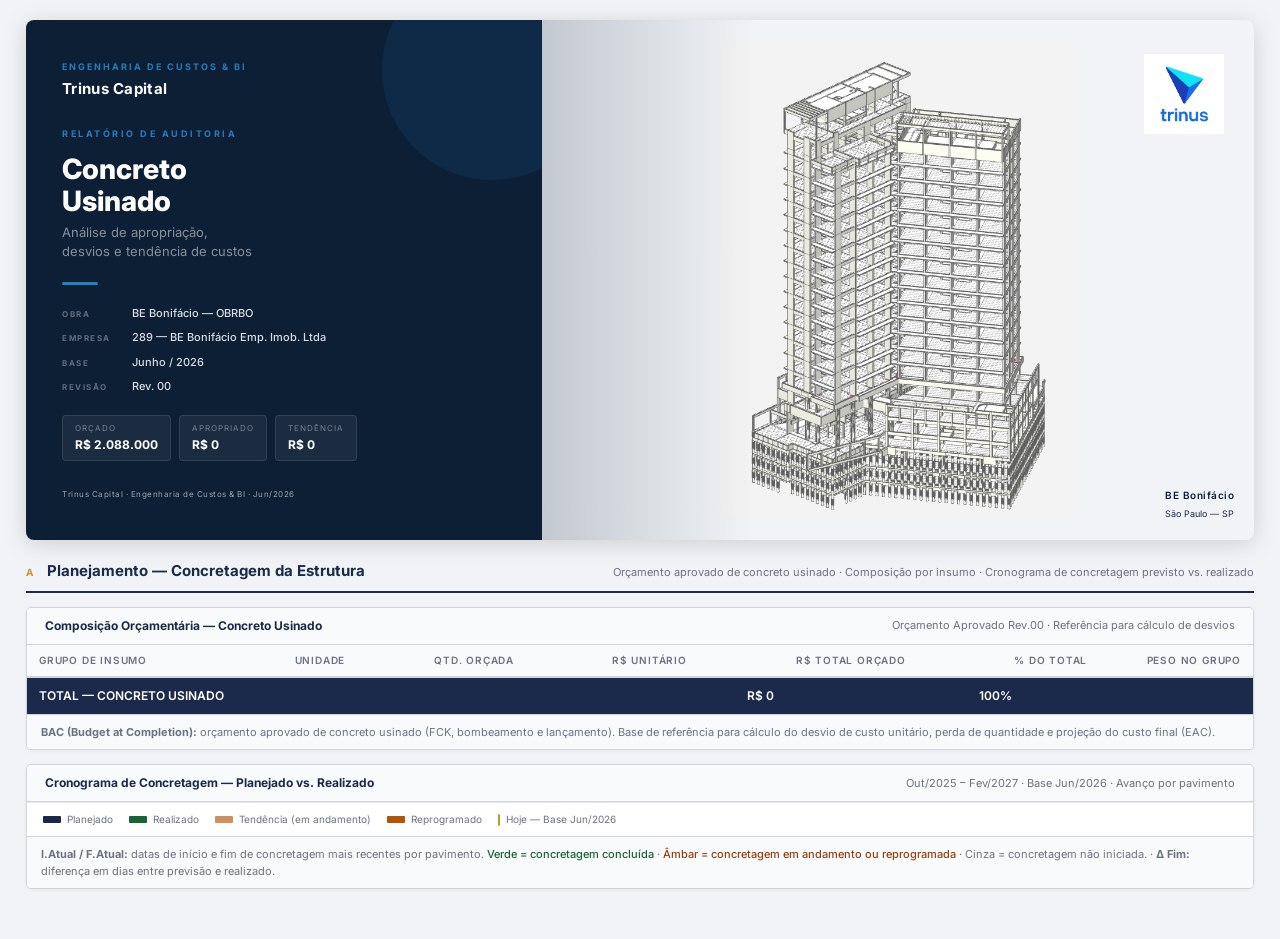
<file: modules/bloco-a.html>
<!DOCTYPE html>
<html lang="pt-BR">
<head>
  <meta charset="UTF-8">
  <meta name="viewport" content="width=device-width, initial-scale=1.0">
  <title>Capa — Relatório Concreto</title>
  <link href="https://fonts.googleapis.com/css2?family=Inter:wght@300;400;500;600;700;800&display=swap" rel="stylesheet">
  <link href="../css/main.css" rel="stylesheet">
  <style>

    /* ── CAPA ── */
    .capa {
      display: flex;
      height: 520px;
      overflow: hidden;
      border-radius: 8px;
      margin-bottom: 20px;
      box-shadow: 0 4px 24px rgba(0,0,0,.15);
    }

    /* Painel esquerdo */
    .capa-left {
      flex: 0 0 42%;
      background: #0d1f35;
      display: flex;
      flex-direction: column;
      justify-content: space-between;
      padding: 40px 36px;
      position: relative;
      overflow: hidden;
    }
    .capa-left::before {
      content: '';
      position: absolute;
      top: -60px; right: -60px;
      width: 220px; height: 220px;
      border-radius: 50%;
      background: rgba(39,126,189,.12);
      pointer-events: none;
    }

    .capa-marca {
      display: flex;
      flex-direction: column;
      gap: 4px;
    }
    .capa-logo-wrap {
      position: absolute;
      top: 10px;
      right: 10px;
      z-index: 2;
    }
    .capa-logo {
      display: block;
      height: 18px;
      width: auto;
      max-width: 120px;
      object-fit: contain;
    }
    .capa-marca-tag {
      font-size: 9px;
      font-weight: 700;
      text-transform: uppercase;
      letter-spacing: 2px;
      color: #277EBD;
    }
    .capa-marca-nome {
      font-size: 15px;
      font-weight: 700;
      color: #fff;
      letter-spacing: .3px;
    }

    .capa-titulo {
      flex: 1;
      display: flex;
      flex-direction: column;
      justify-content: center;
    }
    .capa-titulo-tag {
      font-size: 9px;
      font-weight: 700;
      text-transform: uppercase;
      letter-spacing: 2.5px;
      color: #277EBD;
      margin-bottom: 12px;
    }
    .capa-titulo-main {
      font-size: 28px;
      font-weight: 800;
      color: #fff;
      line-height: 1.15;
      margin-bottom: 6px;
    }
    .capa-titulo-sub {
      font-size: 13px;
      font-weight: 400;
      color: rgba(255,255,255,.5);
      line-height: 1.5;
    }
    .capa-divider {
      width: 36px;
      height: 3px;
      background: #277EBD;
      border-radius: 2px;
      margin: 20px 0;
    }

    .capa-meta {
      display: flex;
      flex-direction: column;
      gap: 8px;
    }
    .capa-meta-row {
      display: flex;
      gap: 10px;
      align-items: baseline;
    }
    .capa-meta-lbl {
      font-size: 8px;
      font-weight: 700;
      text-transform: uppercase;
      letter-spacing: 1.5px;
      color: rgba(255,255,255,.35);
      flex: 0 0 60px;
    }
    .capa-meta-val {
      font-size: 11px;
      font-weight: 500;
      color: rgba(255,255,255,.85);
    }

    .capa-badges {
      display: flex;
      gap: 8px;
      margin-top: 20px;
      flex-wrap: wrap;
    }
    .capa-badge {
      background: rgba(255,255,255,.06);
      border: 1px solid rgba(255,255,255,.1);
      border-radius: 4px;
      padding: 6px 12px;
      display: flex;
      flex-direction: column;
      gap: 2px;
    }
    .capa-badge-lbl { font-size: 8px; color: rgba(255,255,255,.4); text-transform: uppercase; letter-spacing: 1px; }
    .capa-badge-val { font-size: 12px; font-weight: 700; color: #fff; }

    /* Painel direito — foto */
    .capa-right {
      flex: 1;
      position: relative;
      overflow: hidden;
    }
    .capa-right img {
      width: 100%;
      height: 100%;
      object-fit: contain;
      object-position: center center;
      display: block;
      padding: 24px 20px;
    }
    .capa-right-overlay {
      position: absolute;
      inset: 0;
      background: linear-gradient(to right, rgba(13,31,53,.2) 0%, transparent 30%);
    }
    .capa-right-label {
      position: absolute;
      bottom: 18px;
      right: 20px;
      text-align: right;
    }
    .capa-right-label span {
      display: block;
      font-size: 10px;
      font-weight: 600;
      color: #0d1f35;
      letter-spacing: .5px;
    }
    .capa-right-label small {
      font-size: 9px;
      color: #1b2a4a;
    }

    /* ── Blocos abaixo ── */
    body { padding: 20px 26px; }

    .gt-table { min-width: 970px; }
    .gt-row   { display: flex; align-items: stretch; }
    .gt-info-blank { flex: 0 0 515px; background: var(--navy); }
    .gt-info-cols  { flex: 0 0 515px; display: flex; }
    .gt-bars-area  { flex: 1; position: relative; min-width: 0; }
    .gt-yr-wrap { display: flex; }
    .gt-yr {
      background: var(--navy); color: #fff;
      font-size: 10px; font-weight: 700; letter-spacing: 1.5px;
      text-align: center; padding: 4px 0;
    }
    .gt-yr:not(:last-child) { border-right: 1px solid rgba(255,255,255,.2); }
    .gt-mths-wrap { display: flex; border-bottom: 2px solid var(--rule); }
    .gt-mth {
      display: flex; flex-direction: column;
      align-items: center; justify-content: center;
      background: var(--light);
      border-right: 1px solid var(--rule2);
      padding: 3px 1px; gap: 1px;
    }
    .gt-mth:last-child { border-right: none; }
    .gt-mth-n { font-size: 7px; font-weight: 700; color: var(--sub); text-transform: uppercase; line-height: 1; }
    .gt-mth-c { font-size: 9px; font-weight: 700; line-height: 1; color: var(--rule); }
    .gt-mth-c.on { color: var(--gold); }
    .gt-th {
      display: flex; align-items: center; justify-content: center;
      background: var(--light);
      border-bottom: 2px solid var(--rule);
      border-right: 1px solid var(--rule2);
      padding: 0 4px;
      font-size: 8px; font-weight: 600;
      text-transform: uppercase; letter-spacing: .4px;
      color: var(--sub); white-space: nowrap; text-align: center;
    }
    .gt-th:last-child { border-right: 1px solid var(--rule2); }
    .gt-info-cols > *:nth-child(1) { width: 185px; flex-shrink: 0; }
    .gt-info-cols > *:nth-child(2) { width:  46px; flex-shrink: 0; }
    .gt-info-cols > *:nth-child(3) { width:  58px; flex-shrink: 0; }
    .gt-info-cols > *:nth-child(4) { width:  58px; flex-shrink: 0; }
    .gt-info-cols > *:nth-child(5) { width:  60px; flex-shrink: 0; }
    .gt-info-cols > *:nth-child(6) { width:  58px; flex-shrink: 0; }
    .gt-info-cols > *:nth-child(7) { width:  50px; flex-shrink: 0; }
    .gt-td {
      display: flex; align-items: center; justify-content: center;
      height: 22px; padding: 0 4px;
      border-bottom: 1px solid var(--rule2);
      border-right: 1px solid var(--rule2);
      font-size: 9px; color: var(--text); text-align: center;
      overflow: hidden; white-space: nowrap;
    }
    .gt-td.bld  { font-weight: 600; color: var(--navy); font-size: 9px; justify-content: flex-start; }
    .gt-td.nil  { color: var(--rule); }
    .gt-td.rh   { color: #166534; font-weight: 500; }
    .gt-td.rrh  { color: #92400e; font-weight: 500; }
    .gt-td:last-child { border-right: 1px solid var(--rule2); }
    .gt-dr.ev .gt-td,
    .gt-dr.ev .gt-bar-cell { background: var(--light); }
    .gt-bar-cell { height: 22px; border-bottom: 1px solid var(--rule2); }
    .gt-div-m     { position:absolute; top:0; bottom:0; width:1px;   background:var(--rule2); pointer-events:none; }
    .gt-div-y     { position:absolute; top:0; bottom:0; width:2px;   background:var(--navy);  opacity:.4; pointer-events:none; z-index:1; }
    .gt-div-today { position:absolute; top:0; bottom:0; width:1.5px; background:var(--gold);  pointer-events:none; z-index:2; }
    .gt-bar { position:absolute; border-radius:2px; }
    .gt-bar.plan   { height:5px; top: 2px; background:var(--navy);  box-shadow:0 1px 2px rgba(27,42,74,.25); }
    .gt-bar.real   { height:5px; top:14px; background:#166534; box-shadow:0 1px 2px rgba(22,101,52,.2); }
    .gt-bar.tend   { height:5px; top:14px; background:#b45309; opacity:.65; }
    .gt-bar.reprog { height:5px; top:14px; background:#b45309; }
    .gt-legend {
      display: flex; flex-wrap: wrap; gap: 16px;
      padding: 9px 16px;
      border-top: 1px solid var(--rule2);
      font-size: 10px; color: var(--sub);
    }
    .gt-leg-item { display:flex; align-items:center; gap:6px; }
    .gt-leg-sw   { height:7px; border-radius:1px; }
    .gt-leg-sw.plan   { width:18px; background:var(--navy); }
    .gt-leg-sw.real   { width:18px; background:#166534; }
    .gt-leg-sw.tend   { width:18px; background:#b45309; opacity:.65; }
    .gt-leg-sw.reprog { width:18px; background:#b45309; }
    .gt-leg-today { width:2px; height:12px; background:var(--gold); border-radius:1px; }
  </style>
</head>
<body>

<!-- ══ CAPA ══ -->
<div class="capa">

  <div class="capa-left">
    <div class="capa-marca">
      <span class="capa-marca-tag" data-txt="C01">Engenharia de Custos &amp; BI</span>
      <span class="capa-marca-nome" data-txt="C02">Trinus Capital</span>
    </div>

    <div class="capa-titulo">
      <div class="capa-titulo-tag" data-txt="C03">Relatório de Auditoria</div>
      <div class="capa-titulo-main">Concreto<br>Usinado</div>
      <div class="capa-titulo-sub">Análise de apropriação,<br>desvios e tendência de custos</div>
      <div class="capa-divider"></div>

      <div class="capa-meta">
        <div class="capa-meta-row">
          <span class="capa-meta-lbl">Obra</span>
          <span class="capa-meta-val" data-txt="C06">BE Bonifácio — OBRBO</span>
        </div>
        <div class="capa-meta-row">
          <span class="capa-meta-lbl">Empresa</span>
          <span class="capa-meta-val" data-txt="C07">289 — BE Bonifácio Emp. Imob. Ltda</span>
        </div>
        <div class="capa-meta-row">
          <span class="capa-meta-lbl">Base</span>
          <span class="capa-meta-val" id="capaBase">Junho / 2026</span>
        </div>
        <div class="capa-meta-row">
          <span class="capa-meta-lbl">Revisão</span>
          <span class="capa-meta-val" data-txt="C09">Rev. 00</span>
        </div>
      </div>

      <div class="capa-badges">
        <div class="capa-badge">
          <span class="capa-badge-lbl" data-txt="C10">Orçado</span>
          <span class="capa-badge-val" id="capaBadge1">R$ 2.088.000</span>
        </div>
        <div class="capa-badge">
          <span class="capa-badge-lbl" data-txt="C12">Apropriado</span>
          <span class="capa-badge-val" id="capaBadge2">R$ 634.069</span>
        </div>
        <div class="capa-badge">
          <span class="capa-badge-lbl" data-txt="C14">Tendência</span>
          <span class="capa-badge-val" id="capaBadge3">R$ 2.404.053</span>
        </div>
      </div>
    </div>

    <div style="font-size:8px;color:rgba(255,255,255,.6);letter-spacing:.5px;" id="capaRodape">
      Gerenciadora Trinus · Engenharia de Custos &amp; BI · Jun/2026
    </div>
  </div>

  <div class="capa-right">
    <img src="../Imagens/IMAGEM CAPA.png" alt="Imagem Capa">
    <div class="capa-right-overlay"></div>
    <div class="capa-logo-wrap">
      <img src="../Imagens/LOGO.png" alt="Logo" class="capa-logo">
    </div>
    <div class="capa-right-label">
      <span data-txt="C16">BE Bonifácio</span>
      <small data-txt="C17">São Paulo — SP</small>
    </div>
  </div>

</div>

<!-- ══ A — PLANEJAMENTO ══ -->
<div class="blk">
  <div class="blk-head">
    <span class="blk-num">A</span>
    <span class="blk-title" data-txt="A01">Planejamento — Concretagem da Estrutura</span>
    <span class="blk-sub" data-txt="A02">Orçamento aprovado de concreto usinado · Composição por insumo · Cronograma de concretagem previsto vs. realizado</span>
  </div>

  <div class="card" style="margin-bottom:14px;">
    <div class="card-head">
      <span class="card-head-title" data-txt="A03">Composição Orçamentária — Concreto Usinado</span>
      <span class="card-head-note" data-txt="A04">Orçamento Aprovado Rev.00 · Referência para cálculo de desvios</span>
    </div>
    <table class="tbl">
      <thead><tr>
        <th data-txt="A05">Grupo de Insumo</th>
        <th class="c" data-txt="A06">Unidade</th>
        <th class="c" data-txt="A07">Qtd. Orçada</th>
        <th class="c" data-txt="A08">R$ Unitário</th>
        <th class="c" data-txt="A09">R$ Total Orçado</th>
        <th class="c" data-txt="A10">% do Total</th>
        <th class="c" style="width:110px" data-txt="A11">Peso no Grupo</th>
      </tr></thead>
      <tbody id="tblA"></tbody>
      <tfoot id="tblAFoot"></tfoot>
    </table>
    <div class="tbl-note" data-txt="A13">
      <strong>BAC (Budget at Completion):</strong> orçamento aprovado de concreto usinado (FCK, bombeamento e lançamento). Base de referência para cálculo do desvio de custo unitário, perda de quantidade e projeção do custo final (EAC).
    </div>
  </div>

  <div class="card">
    <div class="card-head">
      <span class="card-head-title" data-txt="A14">Cronograma de Concretagem — Planejado vs. Realizado</span>
      <span class="card-head-note" id="ganttNote">Out/2025 – Fev/2027 · Base Jun/2026 · Avanço por pavimento</span>
    </div>
    <div style="overflow-x:auto;">
      <div id="gantt"></div>
    </div>
    <div class="gt-legend">
      <div class="gt-leg-item"><div class="gt-leg-sw plan"></div><span data-txt="A16">Planejado</span></div>
      <div class="gt-leg-item"><div class="gt-leg-sw real"></div><span data-txt="A17">Realizado</span></div>
      <div class="gt-leg-item"><div class="gt-leg-sw tend"></div><span data-txt="A18">Tendência (em andamento)</span></div>
      <div class="gt-leg-item"><div class="gt-leg-sw reprog"></div><span data-txt="A19">Reprogramado</span></div>
      <div class="gt-leg-item"><div class="gt-leg-today"></div><span id="ganttToday">Hoje — Base Jun/2026</span></div>
    </div>
    <div class="tbl-note">
      <strong>I.Atual / F.Atual:</strong> datas de início e fim de concretagem mais recentes por pavimento.
      <span style="color:#166534;font-weight:500">Verde = concretagem concluída</span> ·
      <span style="color:#92400e;font-weight:500">Âmbar = concretagem em andamento ou reprogramada</span> ·
      Cinza = concretagem não iniciada. · <strong>Δ Fim:</strong> diferença em dias entre previsão e realizado.
    </div>
  </div>
</div>

<script>
(function(){
  var D = window.DATA || {};
  var orcamento  = D.orcamento  || [];
  var cronograma = D.cronograma || [];
  var TODAY_STR  = (D.parametros && D.parametros.DataHoje) || '09/06/2026';
  var BAC        = parseFloat((D.parametros||{}).BAC)        || 2088000;
  var VLR_ORC    = parseFloat((D.parametros||{}).VlrUntOrc)  || 870;
  var dataBase   = (D.parametros && D.parametros.DataBase)   || '06/2026';
  if (typeof dataBase === 'number') {
    var _d = new Date(Math.round((dataBase - 25569) * 86400000));
    dataBase = String(_d.getUTCMonth() + 1).padStart(2,'0') + '/' + _d.getUTCFullYear();
  }

  var MESES_LONG  = ['Janeiro','Fevereiro','Março','Abril','Maio','Junho','Julho','Agosto','Setembro','Outubro','Novembro','Dezembro'];
  var MESES_SHORT = ['Jan','Fev','Mar','Abr','Mai','Jun','Jul','Ago','Set','Out','Nov','Dez'];
  function fmtBaseLong(db)  { var p=String(db).split('/'); return MESES_LONG[parseInt(p[0],10)-1]+' / '+p[1]; }
  function fmtBaseShort(db) { var p=String(db).split('/'); return MESES_SHORT[parseInt(p[0],10)-1]+'/'+p[1]; }
  function setEl(id,txt)    { var e=document.getElementById(id); if(e) e.textContent=txt; }

  /* Computa totais da capa a partir de concretoC */
  var ccRows = D.concretoC || [];
  var totalQtdOrcC = Math.round(BAC / VLR_ORC);
  var totPrev=0, totAprop=0, totValAprop=0;
  ccRows.forEach(function(r){
    var pct=parseFloat(r.PctExec)||0, qtdT=parseFloat(r.QtdPrevTotal)||0;
    var qtdA=parseFloat(r.QtdAprop)||0, vuA=parseFloat(r.VlrUntAprop)||0;
    totPrev   += Math.round(qtdT*pct/100);
    totAprop  += qtdA;
    totValAprop += qtdA*vuA;
  });
  var pctFisC = totPrev / totalQtdOrcC;
  var EAC_C   = pctFisC > 0 ? totValAprop / pctFisC : 0;

  /* Popula elementos dinâmicos da capa */
  setEl('capaBase',   fmtBaseLong(dataBase));
  setEl('capaBadge1', 'R$ ' + Math.round(BAC).toLocaleString('pt-BR'));
  setEl('capaBadge2', 'R$ ' + Math.round(totValAprop).toLocaleString('pt-BR'));
  setEl('capaBadge3', 'R$ ' + Math.round(EAC_C).toLocaleString('pt-BR'));
  var T = window.TEXTS || {};
  setEl('capaRodape', (T['C18'] || 'Trinus Capital · Engenharia de Custos & BI') + ' · ' + fmtBaseShort(dataBase));
  setEl('ganttToday', 'Hoje — Base ' + fmtBaseShort(dataBase));

  function fmtBRL(n) { return 'R$ ' + Math.round(n).toLocaleString('pt-BR'); }
  function fmtUnit(n) { return 'R$ ' + (+n).toLocaleString('pt-BR', {minimumFractionDigits:2, maximumFractionDigits:2}); }

  /* ── Tabela de orçamento ── */
  var tblHtml = '', totalR = 0;
  orcamento.forEach(function(r) {
    var rTotal = parseFloat(r.RsTotal) || 0;
    totalR += rTotal;
    tblHtml +=
      '<tr>' +
      '<td class="bold">' + r.Grupo + '</td>' +
      '<td class="c">' + r.Unidade + '</td>' +
      '<td class="c">' + (+r.QtdOrc).toLocaleString('pt-BR') + '</td>' +
      '<td class="c">' + fmtUnit(r.RsUnitario) + '</td>' +
      '<td class="c">' + fmtBRL(rTotal) + '</td>' +
      '<td class="c">' + (+r.PctTotal).toFixed(1).replace('.',',') + '%</td>' +
      '<td class="c"><div style="height:5px;background:var(--rule2);border-radius:3px;overflow:hidden;width:90px;margin:0 auto">' +
        '<div style="height:100%;width:' + (+r.PesoGrupo) + '%;background:var(--navy);border-radius:3px"></div>' +
      '</div></td></tr>';
  });
  document.getElementById('tblA').innerHTML = tblHtml;
  document.getElementById('tblAFoot').innerHTML =
    '<tr><td colspan="4" data-txt="A12">TOTAL — CONCRETO USINADO</td>' +
    '<td class="c">' + fmtBRL(totalR) + '</td>' +
    '<td class="c">100%</td><td></td></tr>';

  /* ── Gantt ── */
  (function(){
    var el = document.getElementById('gantt');
    if (!el || !cronograma.length) return;

    function parseBR(s){ if(!s) return null; var p=String(s).split('/'); return new Date(+p[2],+p[1]-1,+p[0]); }

    /* Compute date range from cronograma */
    var minDate = null, maxDate = null;
    cronograma.forEach(function(r){
      var ps = parseBR(r.PlanS); if(ps && (!minDate||ps<minDate)) minDate=ps;
      var pe = parseBR(r.ReprogE||r.PlanE); if(pe && (!maxDate||pe>maxDate)) maxDate=pe;
    });
    var GANTT_START = minDate ? new Date(minDate.getFullYear(), minDate.getMonth(), 1)   : new Date(2025,9,1);
    var GANTT_END   = maxDate ? new Date(maxDate.getFullYear(), maxDate.getMonth()+2, 1) : new Date(2027,2,1);
    var TOTAL_MS    = GANTT_END - GANTT_START;
    var TODAY       = parseBR(TODAY_STR);

    /* Nota dinâmica do Gantt */
    var NOMES_S=['Jan','Fev','Mar','Abr','Mai','Jun','Jul','Ago','Set','Out','Nov','Dez'];
    var gS = NOMES_S[GANTT_START.getMonth()]+'/'+GANTT_START.getFullYear();
    var gEd = maxDate ? new Date(maxDate) : new Date(GANTT_END.getFullYear(), GANTT_END.getMonth()-1, 1);
    var gE = NOMES_S[gEd.getMonth()]+'/'+gEd.getFullYear();
    setEl('ganttNote', gS + ' – ' + gE + ' · Base ' + fmtBaseShort(dataBase) + ' · Avanço por pavimento');

    function pct(ms)    { return (ms/TOTAL_MS*100).toFixed(2)+'%'; }
    function barL(ds)   { return pct(parseBR(ds)-GANTT_START); }
    function barW(s,e)  { return pct(parseBR(e)-parseBR(s)); }
    function fmtD(s)    { return s ? String(s).slice(0,6)+String(s).slice(8) : '—'; }

    function effDates(p){
      var rs=p.RealS||'', re=p.RealE||'', rps=p.ReprogS||'', rpe=p.ReprogE||'';
      if(rs&&re)   return {s:parseBR(rs),e:parseBR(re)};
      if(rs)       return {s:parseBR(rs),e:rpe?parseBR(rpe):TODAY};
      if(rps&&rpe) return {s:parseBR(rps),e:parseBR(rpe)};
      return {s:parseBR(p.PlanS),e:parseBR(p.PlanE)};
    }

    /* Generate month list */
    var NOMES=['Jan','Fev','Mar','Abr','Mai','Jun','Jul','Ago','Set','Out','Nov','Dez'];
    var ganttMeses=[], cur=new Date(GANTT_START), idx=1;
    while(cur<GANTT_END){
      ganttMeses.push({label:NOMES[cur.getMonth()],ano:cur.getFullYear(),idx:idx++,date:new Date(cur)});
      cur.setMonth(cur.getMonth()+1);
    }

    /* Year bands */
    var yearBands=[];
    for(var y=GANTT_START.getFullYear(); y<=GANTT_END.getFullYear(); y++){
      var ys=new Date(y,0,1); if(ys<GANTT_START) ys=GANTT_START;
      var ye=new Date(y+1,0,1); if(ye>GANTT_END) ye=GANTT_END;
      if(ys>=GANTT_END) break;
      yearBands.push({label:String(y),s:ys,e:ye});
    }

    var counts = ganttMeses.map(function(m,i){
      var mS=m.date, mE=i<ganttMeses.length-1?ganttMeses[i+1].date:GANTT_END;
      return cronograma.filter(function(p){var d=effDates(p);return d.s<mE&&d.e>mS;}).length;
    });
    var todayL = pct(TODAY-GANTT_START);

    var dividers='';
    ganttMeses.forEach(function(m,i){
      if(i===0) return;
      var isYr=m.ano!==ganttMeses[i-1].ano;
      dividers+='<div class="'+(isYr?'gt-div-y':'gt-div-m')+'" style="left:'+pct(m.date-GANTT_START)+'"></div>';
    });
    dividers+='<div class="gt-div-today" style="left:'+todayL+'"></div>';

    var h='<div class="gt-table">';
    h+='<div class="gt-row"><div class="gt-info-blank"></div><div class="gt-bars-area gt-yr-wrap">';
    yearBands.forEach(function(yb){ h+='<div class="gt-yr" style="flex:0 0 '+pct(yb.e-yb.s)+'">'+yb.label+'</div>'; });
    h+='</div></div>';
    h+='<div class="gt-row"><div class="gt-info-cols">';
    ['Local','Peso','Ini.Plan','Fim.Plan','Ini.Atual','Fim.Atual','Δ Fim'].forEach(function(t){ h+='<div class="gt-th">'+t+'</div>'; });
    h+='</div><div class="gt-bars-area gt-mths-wrap">';
    ganttMeses.forEach(function(m,i){
      var nxtD=i<ganttMeses.length-1?ganttMeses[i+1].date:GANTT_END;
      h+='<div class="gt-mth" style="flex:0 0 '+pct(nxtD-m.date)+'">'+
         '<span class="gt-mth-n">'+m.label+'</span>'+
         '<span class="gt-mth-c'+(counts[i]?' on':'')+'">' +counts[i]+'</span></div>';
    });
    h+='<div class="gt-div-today" style="left:'+todayL+'"></div></div></div>';

    function dCell(val,cls){ return '<div class="gt-td '+(val?cls:'nil')+'">'+fmtD(val)+'</div>'; }

    cronograma.forEach(function(p,i){
      var ev=i%2?' ev':'';
      var ps=p.PlanS||'', pe=p.PlanE||'', rs=p.RealS||'', re=p.RealE||'', rps=p.ReprogS||'', rpe=p.ReprogE||'';
      var peso=parseFloat(p.Peso)||0;
      var planBar = (ps && pe) ? '<div class="gt-bar plan" style="left:'+barL(ps)+';width:'+barW(ps,pe)+'"></div>' : '';
      var t2='';
      if(rs&&re){
        t2='<div class="gt-bar real" style="left:'+barL(rs)+';width:'+barW(rs,re)+'"></div>';
      } else if(rs){
        t2='<div class="gt-bar real" style="left:'+barL(rs)+';width:'+barW(rs,TODAY_STR)+'"></div>';
        if(rpe) t2+='<div class="gt-bar tend" style="left:'+barL(TODAY_STR)+';width:'+barW(TODAY_STR,rpe)+'"></div>';
      } else if(rps&&rpe){
        t2='<div class="gt-bar reprog" style="left:'+barL(rps)+';width:'+barW(rps,rpe)+'"></div>';
      }
      var sAtual=rs||rps||null, sCls=rs?'rh':(rps?'rrh':'');
      var eAtual=re||rpe||null, eCls=re?'rh':(rpe?'rrh':'');
      var deltaCell='<div class="gt-td nil">—</div>';
      if(eAtual&&pe){
        var diff=Math.round((parseBR(eAtual)-parseBR(pe))/864e5);
        deltaCell='<div class="gt-td '+(diff>0?'rrh':'rh')+'" style="font-weight:600">'+(diff>0?'+':'')+diff+'d</div>';
      }
      h+='<div class="gt-row gt-dr'+ev+'">'+
         '<div class="gt-info-cols">'+
         '<div class="gt-td bld">'+p.Pavimento+'</div>'+
         '<div class="gt-td">'+peso.toFixed(1).replace('.',',')+'%</div>'+
         dCell(ps,'') + dCell(pe,'') + dCell(sAtual,sCls) + dCell(eAtual,eCls) + deltaCell +
         '</div>'+
         '<div class="gt-bars-area gt-bar-cell">'+dividers+planBar+t2+'</div>'+
         '</div>';
    });
    h+='</div>';
    el.innerHTML=h;
  })();
})();
</script>

</body>
</html>
</file>
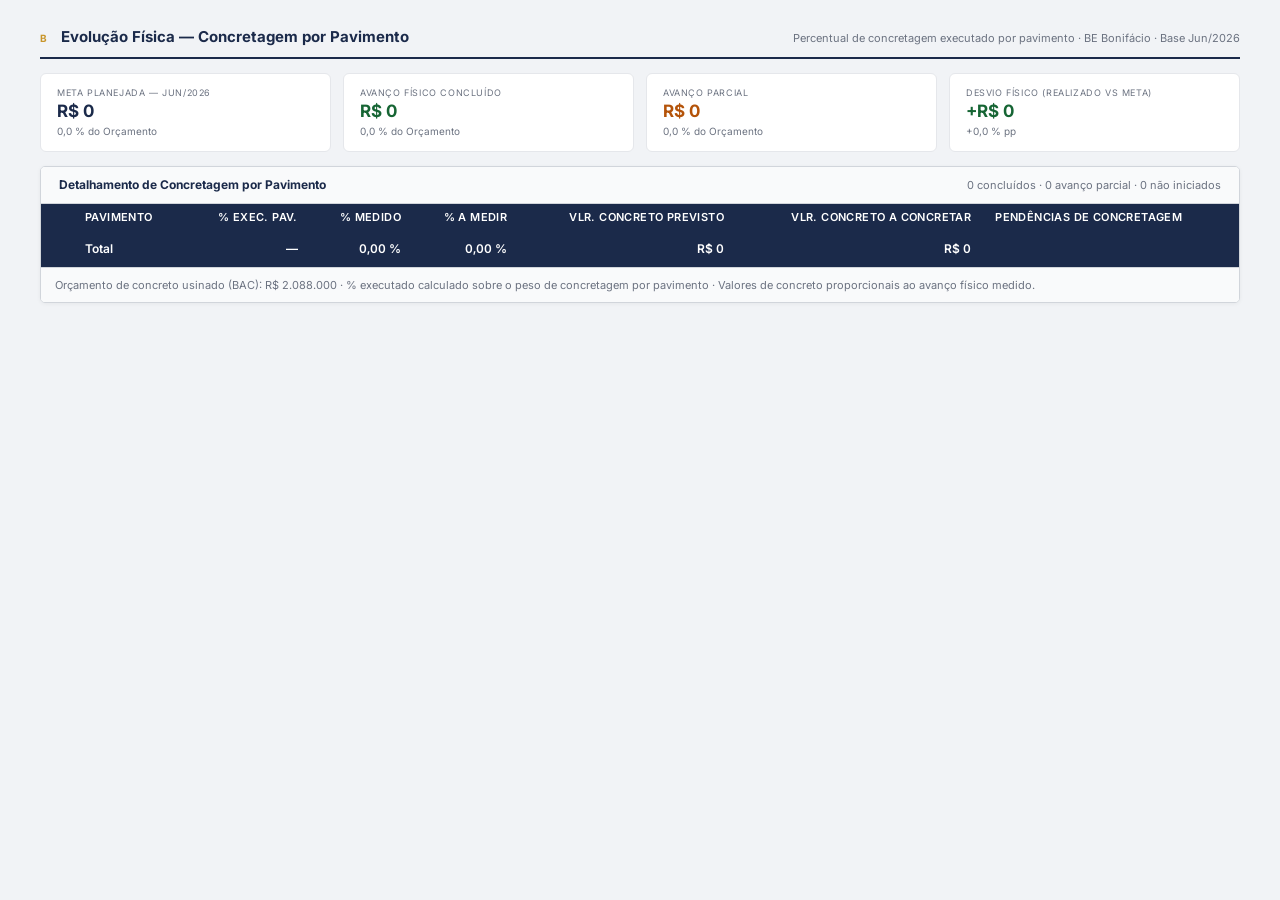
<file: modules/bloco-b.html>
<!DOCTYPE html>
<html lang="pt-BR">
<head>
  <meta charset="UTF-8">
  <meta name="viewport" content="width=device-width, initial-scale=1.0">
  <title>Bloco B — Evolução Física</title>
  <link href="https://fonts.googleapis.com/css2?family=Inter:wght@300;400;500;600;700&display=swap" rel="stylesheet">
  <link href="../css/main.css" rel="stylesheet">
  <style>
    body { padding: 26px 40px; }

    /* KPI strip */
    .kpi-b      { display:flex; gap:12px; margin-bottom:14px; }
    .kpi-b-card { flex:1; background:#fff; border:1px solid var(--rule2); border-radius:6px; padding:12px 16px; }
    .kpi-b-lbl  { font-size:9px; color:var(--sub); text-transform:uppercase; letter-spacing:.6px; margin-bottom:4px; }
    .kpi-b-val  { font-size:17px; font-weight:700; color:var(--navy); line-height:1; }
    .kpi-b-sub  { font-size:10px; color:var(--sub); margin-top:4px; }
    .kpi-b-val.green { color:var(--green); }
    .kpi-b-val.amber { color:var(--amber); }
    .kpi-b-val.red   { color:var(--red); }

    /* Status pill na tabela */
    .st-pill {
      display: inline-block; font-size: 9px; font-weight: 700;
      letter-spacing: .5px; text-transform: uppercase;
      padding: 3px 8px; border-radius: 3px; white-space: nowrap;
    }
    .st-pill.done     { background: var(--green);  color: #fff; }
    .st-pill.progress { background: var(--amber);  color: #fff; }
    .st-pill.reprog   { background: #cbd5e1;        color: #475569; }

    /* Tags de obs na tabela */
    .tbl-obs-tag { font-size: 11px; color: var(--sub); }
    .tbl-obs-tag + .tbl-obs-tag::before { content: ' · '; color: var(--rule); }

    /* Cabeçalho da tabela azul escuro */
    .tbl thead tr { background: var(--navy); border-bottom: none; }
    .tbl thead th { color: #fff; font-size: 11px; letter-spacing: .4px; }

    .tbl tbody td,
    .tbl thead th { padding: 5px 12px; }

    /* Coluna de status centralizada */
    .tbl thead th:first-child,
    .tbl tbody td:first-child { text-align: center; }

    /* Linha zerada */
    .tbl-zero td { color: var(--text); }
    .tbl-zero td span[style] { color: #9ca3af; }

    /* Zebra */
    .tbl tbody tr:nth-child(even) td { background: var(--light); }

    /* Valores numéricos */
    .tbl tbody td.r { font-variant-numeric: tabular-nums; font-weight: 600; color: var(--navy); }
    .tbl tfoot td.r { font-variant-numeric: tabular-nums; }
  </style>
</head>
<body>

<div class="blk">
  <div class="blk-head">
    <span class="blk-num">B</span>
    <span class="blk-title" data-txt="B01">Evolução Física — Concretagem por Pavimento</span>
    <span class="blk-sub" data-txt="B02">Percentual de concretagem executado por pavimento · BE Bonifácio · Base Jun/2026</span>
  </div>

  <div class="kpi-b" id="kpiStrip"></div>

  <div class="card">
    <div class="card-head">
      <span class="card-head-title" data-txt="B07">Detalhamento de Concretagem por Pavimento</span>
      <span class="card-head-note" id="cardNote"></span>
    </div>
    <table class="tbl">
      <thead>
        <tr>
          <th class="c" style="width:32px"></th>
          <th data-txt="B08">Pavimento</th>
          <th class="r" data-txt="B09">% Exec. Pav.</th>
          <th class="r" data-txt="B10">% Medido</th>
          <th class="r" data-txt="B11">% A Medir</th>
          <th class="r" data-txt="B12">Vlr. Concreto Previsto</th>
          <th class="r" data-txt="B13">Vlr. Concreto A Concretar</th>
          <th data-txt="B14">Pendências de Concretagem</th>
        </tr>
      </thead>
      <tbody id="tblBody"></tbody>
      <tfoot>
        <tr id="tblFoot"></tr>
      </tfoot>
    </table>
    <div class="tbl-note" id="tblNote"></div>
  </div>
</div>

<script>
(function(){
  var D = window.DATA || {};
  var ORCAMENTO      = (D.parametros && D.parametros.BAC)      || 2088000;
  var TODAY_STR      = (D.parametros && D.parametros.DataHoje) || '09/06/2026';
  var cronogramaData = D.cronograma || [];
  var evolucaoB      = D.evolucaoB  || [];

  /* Build pctExecMap and obsMap from Evolucao-B tab */
  var pctExecMap = {}, obsMap = {};
  evolucaoB.forEach(function(r) {
    if (r.Pavimento && r.PctExec) pctExecMap[r.Pavimento] = parseFloat(r.PctExec) || 0;
    var obs = [r.Obs1, r.Obs2, r.Obs3].filter(function(o){ return o && String(o).trim() !== ''; });
    if (obs.length) obsMap[r.Pavimento] = obs;
  });

  function parseBR(s){ if(!s) return null; var p=String(s).split('/'); return new Date(+p[2],+p[1]-1,+p[0]); }
  function fmtBRL(n){ return 'R$ '+Math.round(n).toLocaleString('pt-BR'); }
  function fmtPct(n, dec){ dec = dec===undefined ? 1 : dec; return n.toFixed(dec).replace('.',',')+' %'; }

  var TODAY = parseBR(TODAY_STR);

  function statusOf(p){
    if(p.RealS && p.RealE)      return 'done';
    if(p.RealS)                  return 'progress';
    if(p.ReprogS || p.ReprogE)   return 'reprog';
    return 'future';
  }

  function getPctExec(p){
    var st = statusOf(p);
    if(st === 'done')     return 100;
    if(st === 'progress') return pctExecMap[p.Pavimento] || 0;
    return 0;
  }

  /* KPI strip */
  var metaPeso=0, concPeso=0, parcPeso=0;
  cronogramaData.forEach(function(p){
    var peso = parseFloat(p.Peso) || 0;
    if(parseBR(p.PlanE) <= TODAY) metaPeso += peso;
    var st = statusOf(p);
    if(st === 'done')     concPeso += peso;
    if(st === 'progress') parcPeso += peso;
  });
  var metaR = ORCAMENTO*metaPeso/100;
  var concR = ORCAMENTO*concPeso/100;
  var parcR = ORCAMENTO*parcPeso/100;
  var desvR = concR - metaR;
  var desvP = concPeso - metaPeso;

  var T = window.TEXTS || {};
  var kHtml = '';
  [{l: T['B03'] || 'Meta Planejada — Jun/2026',        v:fmtBRL(metaR), s:fmtPct(metaPeso)+' do Orçamento', c:''},
   {l: T['B04'] || 'Avanço Físico Concluído',           v:fmtBRL(concR), s:fmtPct(concPeso)+' do Orçamento', c:'green'},
   {l: T['B05'] || 'Avanço Parcial',                    v:fmtBRL(parcR), s:fmtPct(parcPeso)+' do Orçamento', c:'amber'},
   {l: T['B06'] || 'Desvio Físico (Realizado vs Meta)', v:(desvR>=0?'+':'')+fmtBRL(desvR), s:(desvP>=0?'+':'')+fmtPct(desvP)+' pp', c:desvR<0?'red':'green'}
  ].forEach(function(x){
    kHtml += '<div class="kpi-b-card">' +
      '<div class="kpi-b-lbl">'+x.l+'</div>' +
      '<div class="kpi-b-val '+x.c+'">'+x.v+'</div>' +
      '<div class="kpi-b-sub">'+x.s+'</div>' +
      '</div>';
  });
  document.getElementById('kpiStrip').innerHTML = kHtml;

  /* Group by Grupo */
  var byGrupo = {Embasamento:[], Torre:[], Coroamento:[]};
  cronogramaData.forEach(function(p){ if(byGrupo[p.Grupo]) byGrupo[p.Grupo].push(p); });

  var cntDone=0, cntParc=0, cntNao=0;
  cronogramaData.forEach(function(p){
    var st=statusOf(p);
    if(st==='done')          cntDone++;
    else if(st==='progress') cntParc++;
    else                     cntNao++;
  });
  document.getElementById('cardNote').textContent =
    cntDone+' concluídos · '+cntParc+' avanço parcial · '+cntNao+' não iniciados';

  /* Running totals */
  var totalMedidoPct = 0, totalAMedirPct = 0, totalValPrev = 0, totalValAMedir = 0;
  cronogramaData.forEach(function(p){
    var peso = parseFloat(p.Peso) || 0;
    var pctE = getPctExec(p);
    var med  = peso * pctE / 100;
    var amed = peso - med;
    totalMedidoPct += med;
    totalAMedirPct += amed;
    totalValPrev   += ORCAMENTO * med  / 100;
    totalValAMedir += ORCAMENTO * amed / 100;
  });

  /* Detail table */
  var GRUPOS = ['Coroamento','Torre','Embasamento'];
  var rows = '';

  GRUPOS.forEach(function(g){
    var items = byGrupo[g] || [];
    var list = items.slice().reverse();

    list.forEach(function(p){
      var peso    = parseFloat(p.Peso) || 0;
      var st      = statusOf(p);
      var pctExec = getPctExec(p);
      var med     = peso * pctExec / 100;
      var amed    = peso - med;
      var valPrev = ORCAMENTO * med  / 100;
      var valAmed = ORCAMENTO * amed / 100;
      var obs     = obsMap[p.Pavimento] || [];

      var isZero  = pctExec === 0;
      var trClass = isZero ? 'tbl-zero' : '';

      var shortName = String(p.Pavimento)
        .replace('EMBASAMENTO - ','')
        .replace('TORRE - ','')
        .replace('COROAMENTO - ','');

      var obsHtml = obs.length
        ? obs.map(function(o){ return '<span class="tbl-obs-tag">'+o+'</span>'; }).join('')
        : '<span style="color:#d1d5db">—</span>';

      var execStr = isZero ? '<span style="color:#d1d5db">—</span>' : fmtPct(pctExec, 0);
      var medStr  = isZero ? '<span style="color:#d1d5db">—</span>' : fmtPct(med, 2);
      var amedStr = fmtPct(amed, 2);
      var vpStr   = isZero ? '<span style="color:#d1d5db">—</span>' : fmtBRL(valPrev);
      var vaStr   = fmtBRL(valAmed);

      var PILL_LABEL = {done:'Concluído', progress:'Avanço Parcial', reprog:'Não Iniciado', future:'Não Iniciado'};
      rows +=
        '<tr class="'+trClass+'">' +
          '<td class="c"><span class="st-pill '+st+'">'+PILL_LABEL[st]+'</span></td>' +
          '<td class="bold">'+shortName+'</td>' +
          '<td class="r">'+execStr+'</td>' +
          '<td class="r">'+medStr+'</td>' +
          '<td class="r">'+amedStr+'</td>' +
          '<td class="r">'+vpStr+'</td>' +
          '<td class="r">'+vaStr+'</td>' +
          '<td>'+obsHtml+'</td>' +
        '</tr>';
    });
  });

  document.getElementById('tblBody').innerHTML = rows;

  document.getElementById('tblFoot').innerHTML =
    '<td></td>' +
    '<td>' + (T['B15'] || 'Total') + '</td>' +
    '<td class="r">—</td>' +
    '<td class="r">'+fmtPct(totalMedidoPct, 2)+'</td>' +
    '<td class="r">'+fmtPct(totalAMedirPct, 2)+'</td>' +
    '<td class="r">'+fmtBRL(totalValPrev)+'</td>' +
    '<td class="r">'+fmtBRL(totalValAMedir)+'</td>' +
    '<td></td>';

  document.getElementById('tblNote').textContent =
    'Orçamento de concreto usinado (BAC): ' + fmtBRL(ORCAMENTO) +
    ' · % executado calculado sobre o peso de concretagem por pavimento · Valores de concreto proporcionais ao avanço físico medido.';

})();
</script>

</body>
</html>
</file>
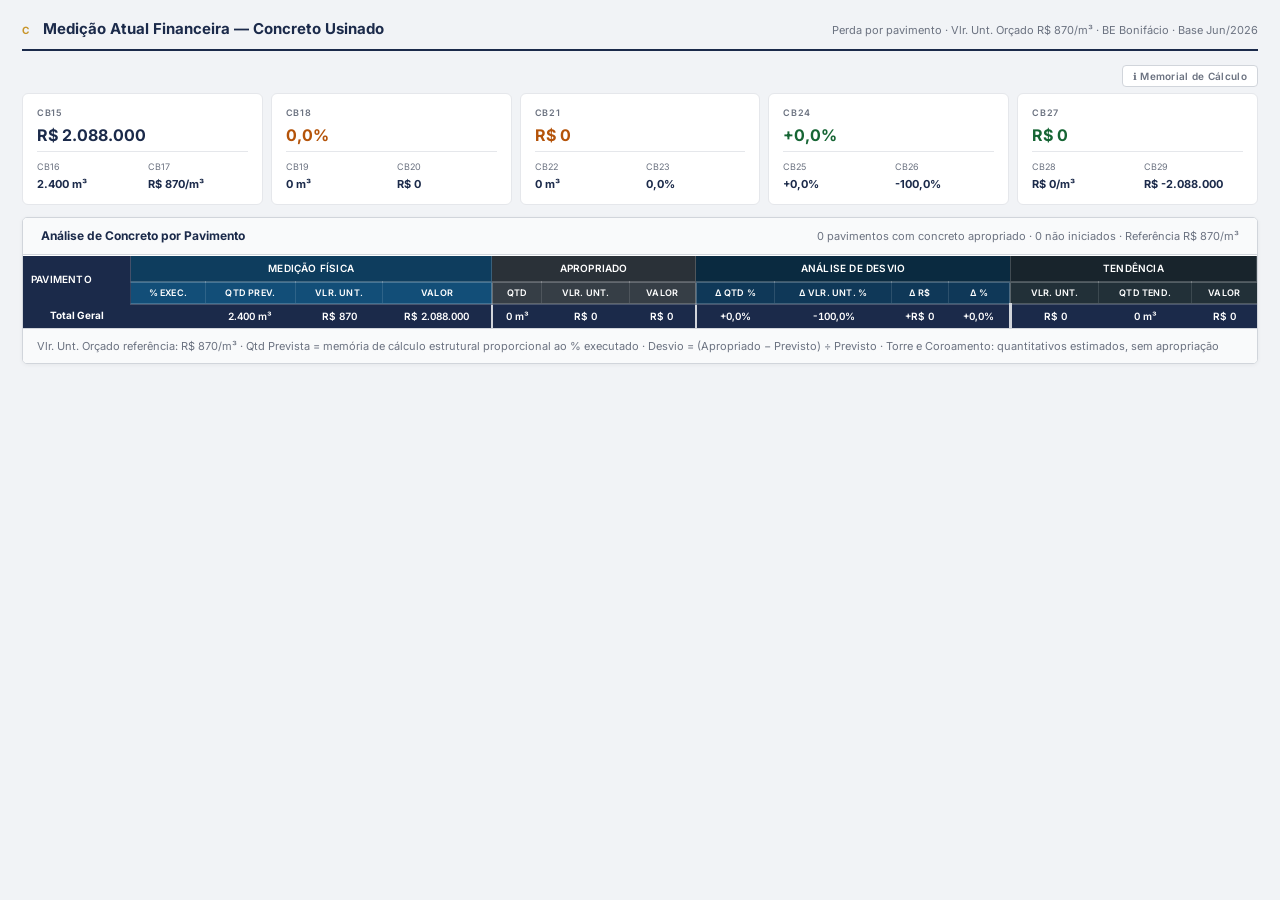
<file: modules/bloco-c.html>
<!DOCTYPE html>
<html lang="pt-BR">
<head>
  <meta charset="UTF-8">
  <meta name="viewport" content="width=device-width, initial-scale=1.0">
  <title>Bloco C — Concreto Usinado</title>
  <link href="https://fonts.googleapis.com/css2?family=Inter:wght@300;400;500;600;700&display=swap" rel="stylesheet">
  <link href="../css/main.css" rel="stylesheet">
  <style>
    body { padding: 18px 22px; }

    /* KPI strip — 5 cards */
    .kc-strip        { display:flex; gap:8px; margin-bottom:12px; }
    .kc-card         { flex:1; background:#fff; border:1px solid var(--rule2); border-radius:6px; padding:12px 14px; display:flex; flex-direction:column; }
    .kc-lbl          { font-size:9px; color:var(--sub); text-transform:uppercase; letter-spacing:.7px; font-weight:600; margin-bottom:8px; }
    .kc-main         { font-size:16px; font-weight:700; color:var(--navy); line-height:1; margin-bottom:8px; }
    .kc-main.green   { color:var(--green); }
    .kc-main.amber   { color:var(--amber); }
    .kc-main.red     { color:var(--red); }
    .kc-row          { display:flex; gap:12px; border-top:1px solid var(--rule2); padding-top:8px; margin-top:auto; }
    .kc-item         { flex:1; }
    .kc-item-lbl     { font-size:9px; color:var(--sub); margin-bottom:2px; }
    .kc-item-val     { font-size:11px; font-weight:700; color:var(--navy); }
    .kc-item-val.red   { color:var(--red); }
    .kc-item-val.amber { color:var(--amber); }
    .kc-item-val.green { color:var(--green); }

    /* Badges */
    .bdg   { display:inline-block; padding:1px 6px; border-radius:3px; font-size:9px; font-weight:700; white-space:nowrap; line-height:1.5; }
    .bdg-g { background:var(--green); color:#fff; }
    .bdg-a { background:var(--amber); color:#fff; }
    .bdg-r { background:var(--red);   color:#fff; }

    /* Tabela */
    .tbl               { table-layout: auto; width: 100%; }
    .tbl thead tr      { background: var(--navy); border-bottom: none; }
    .tbl thead th      { color: #fff; font-size: 10px; letter-spacing: .2px; padding: 5px 7px; white-space: nowrap; }
    .tbl tbody td      { padding: 2px 6px; font-variant-numeric: tabular-nums; font-size: 10px; white-space: nowrap; text-align: center !important; }
    .tbl tfoot td      { padding: 4px 6px; font-size: 10px; white-space: nowrap; text-align: center !important; }
    .tbl tbody tr:nth-child(even) td { background: var(--light); }

    /* Cabeçalho duplo agrupado */
    .tbl thead .grp-hdr-row th { padding: 5px 8px; vertical-align: middle; }
    .grp-hdr {
      text-align: center !important;
      font-size: 9px; font-weight: 700; text-transform: uppercase; letter-spacing: .7px;
      border: 1px solid rgba(255,255,255,.18) !important;
      border-bottom: 2px solid rgba(255,255,255,.22) !important;
    }
    .grp-medicao { background: #0e3d5e !important; }
    .grp-apropr  { background: #2a3138 !important; }
    .grp-analise { background: #0a2a40 !important; }
    .grp-tend    { background: #18242c !important; }
    .tbl thead .sub-hdr-row th { font-size: 9px; padding: 3px 7px; white-space: nowrap; text-align: center !important; border-bottom: 2px solid rgba(255,255,255,.2) !important; border-left: 1px solid rgba(255,255,255,.12) !important; }
    .sub-medicao { background: #124e78 !important; }
    .sub-apropr  { background: #363e46 !important; }
    .sub-analise { background: #0f3858 !important; }
    .sub-tend    { background: #223038 !important; }
    .pav-col { vertical-align: middle !important; text-align: left !important; white-space: nowrap; }
    th.grp-end { border-right: 2px solid rgba(255,255,255,.25) !important; }
    td.grp-end { border-right: 2px solid var(--rule) !important; }
    .pct-done { color: var(--green); font-weight: 700; }
    .pct-part { color: var(--amber); font-weight: 700; }
    .tend-final { font-size: 9px; color: var(--sub); font-weight: 400; }
    th.grp-tend-start, td.grp-tend-start { border-left: 3px solid rgba(255,255,255,.2) !important; }
    td.grp-tend-start { border-left: 3px solid var(--rule) !important; }

    /* Linhas não iniciadas */
    .row-ni td { color: var(--text); }

    /* Desvio colorido */
    .red   { color: var(--red);   font-weight: 700; }
    .amber { color: var(--amber); font-weight: 700; }
    .green { color: var(--green); font-weight: 700; }

    /* Botão info + painel memorial */
    .info-btn-wrap  { display:flex; justify-content:flex-end; margin-bottom:6px; }
    .info-btn {
      font-size:10px; font-weight:600; color:var(--sub);
      background:#fff; border:1px solid var(--rule); border-radius:4px;
      padding:4px 10px; cursor:pointer; display:inline-flex; align-items:center; gap:5px;
      font-family:var(--f); letter-spacing:.3px; transition:all .15s;
    }
    .info-btn:hover { color:var(--navy); border-color:var(--navy); }
    .info-panel {
      display:none; background:#fff; border:1px solid var(--rule);
      border-radius:6px; padding:14px 18px; margin-bottom:12px;
      box-shadow:0 4px 12px rgba(0,0,0,.08);
    }
    .info-panel.open { display:block; }
    .info-panel-title { font-size:10px; font-weight:700; text-transform:uppercase;
      letter-spacing:.8px; color:var(--navy); margin-bottom:10px; }
    .info-row { display:flex; gap:14px; padding:7px 0; border-bottom:1px solid var(--rule2); align-items:baseline; }
    .info-row:last-child { border-bottom:none; padding-bottom:0; }
    .info-row-lbl  { font-size:10px; font-weight:700; color:var(--navy); min-width:170px; flex-shrink:0; }
    .info-row-calc { font-size:11px; color:var(--sub); line-height:1.6; }
    .info-row-calc strong { color:var(--text); font-weight:600; }

    /* Barra inline de índice de perda */
    .idx-wrap { display: flex; align-items: center; gap: 6px; }
    .idx-bar  { width: 40px; height: 5px; background: var(--rule2); border-radius: 3px; overflow: hidden; flex-shrink: 0; }
    .idx-fill { height: 100%; border-radius: 3px; }
    .idx-fill.red   { background: var(--red); }
    .idx-fill.amber { background: var(--amber); }
    .idx-fill.green { background: var(--green); }
  </style>
</head>
<body>

<div class="blk">
  <div class="blk-head">
    <span class="blk-num">C</span>
    <span class="blk-title" data-txt="CB01">Medição Atual Financeira — Concreto Usinado</span>
    <span class="blk-sub" data-txt="CB02">Perda por pavimento · Vlr. Unt. Orçado R$ 870/m³ · BE Bonifácio · Base Jun/2026</span>
  </div>

  <!-- Botão memorial de cálculo -->
  <div class="info-btn-wrap">
    <button class="info-btn" data-txt="CB03" onclick="document.getElementById('infoPanel').classList.toggle('open')">
      ℹ Memorial de Cálculo
    </button>
  </div>

  <div class="info-panel" id="infoPanel">
    <div class="info-panel-title" data-txt="CB04">Memorial de Cálculo — KPI Cards</div>
    <div class="info-row">
      <div class="info-row-lbl" data-txt="CB05">Total Orçado</div>
      <div class="info-row-calc" id="mem01"></div>
    </div>
    <div class="info-row">
      <div class="info-row-lbl" data-txt="CB07">Total Medido Físico</div>
      <div class="info-row-calc" id="mem02"></div>
    </div>
    <div class="info-row">
      <div class="info-row-lbl" data-txt="CB09">Total Apropriado</div>
      <div class="info-row-calc" id="mem03"></div>
    </div>
    <div class="info-row">
      <div class="info-row-lbl" data-txt="CB11">Índices de Desvio</div>
      <div class="info-row-calc" id="mem04"></div>
    </div>
    <div class="info-row">
      <div class="info-row-lbl" data-txt="CB13">Tendência de Custos</div>
      <div class="info-row-calc" id="mem05"></div>
    </div>
  </div>

  <!-- KPI strip — JS populated -->
  <div class="kc-strip" id="kcStrip"></div>

  <div class="card">
    <div class="card-head">
      <span class="card-head-title" data-txt="CB30">Análise de Concreto por Pavimento</span>
      <span class="card-head-note" id="cCardNote"></span>
    </div>
    <table class="tbl">
      <thead>
        <tr class="grp-hdr-row">
          <th rowspan="2" class="pav-col">Pavimento</th>
          <th colspan="4" class="grp-hdr grp-medicao" data-txt="CB32">Medição Física</th>
          <th colspan="3" class="grp-hdr grp-apropr" data-txt="CB33">Apropriado</th>
          <th colspan="4" class="grp-hdr grp-analise" data-txt="CB34">Análise de Desvio</th>
          <th colspan="3" class="grp-hdr grp-tend" data-txt="CB35">Tendência</th>
        </tr>
        <tr class="sub-hdr-row">
          <th class="r sub-medicao" data-txt="CB36">% Exec.</th>
          <th class="r sub-medicao" data-txt="CB37">Qtd Prev.</th>
          <th class="r sub-medicao" data-txt="CB38">Vlr. Unt.</th>
          <th class="r sub-medicao grp-end" data-txt="CB39">Valor</th>
          <th class="r sub-apropr" data-txt="CB40">Qtd</th>
          <th class="r sub-apropr" data-txt="CB41">Vlr. Unt.</th>
          <th class="r sub-apropr grp-end" data-txt="CB42">Valor</th>
          <th class="r sub-analise" data-txt="CB43">Δ Qtd %</th>
          <th class="r sub-analise" data-txt="CB44">Δ Vlr. Unt. %</th>
          <th class="r sub-analise" data-txt="CB45">Δ R$</th>
          <th class="r sub-analise grp-end" data-txt="CB46">Δ %</th>
          <th class="r sub-tend grp-tend-start" data-txt="CB47">Vlr. Unt.</th>
          <th class="r sub-tend" data-txt="CB48">Qtd Tend.</th>
          <th class="r sub-tend" data-txt="CB49">Valor</th>
        </tr>
      </thead>
      <tbody id="tblCBody"></tbody>
      <tfoot id="tblCFoot"></tfoot>
    </table>
    <div class="tbl-note" data-txt="CB51">
      Vlr. Unt. Orçado referência: R$ 870/m³ · Qtd Prevista = memória de cálculo estrutural proporcional ao % executado ·
      Desvio = (Apropriado − Previsto) ÷ Previsto · Torre e Coroamento: quantitativos estimados, sem apropriação
    </div>
  </div>

</div>

<script>
(function(){
  var D        = window.DATA || {};
  var rows     = D.concretoC  || [];
  var params   = D.parametros || {};
  var BAC      = parseFloat(params.BAC)      || 2088000;
  var VLR_ORC  = parseFloat(params.VlrUntOrc) || 870;
  var T        = window.TEXTS || {};

  function fmtBRL(n) { return 'R$ ' + Math.round(n).toLocaleString('pt-BR'); }
  function fmtPct(n, dec) { dec = dec === undefined ? 1 : dec; return n.toFixed(dec).replace('.',',') + '%'; }
  function sgn(n, decimals) {
    var s = Math.abs(n).toFixed(decimals === undefined ? 1 : decimals).replace('.',',');
    return (n >= 0 ? '+' : '-') + s + '%';
  }
  function sgnR(n) { return (n >= 0 ? '+' : '') + fmtBRL(n); }

  /* ── Compute totals ── */
  var totalQtdOrc = Math.round(BAC / VLR_ORC);
  var totalQtdPrev = 0, totalQtdAprop = 0, totalValAprop = 0, totalQtdTend = 0, totalValTend = 0;

  rows.forEach(function(r) {
    var pct   = parseFloat(r.PctExec) || 0;
    var qtdT  = parseFloat(r.QtdPrevTotal) || 0;
    var qtdA  = parseFloat(r.QtdAprop) || 0;
    var vuA   = parseFloat(r.VlrUntAprop) || 0;
    var vuTend= parseFloat(r.VlrUntTend) || 0;
    var qtdTend = parseFloat(r.QtdTend) || 0;

    totalQtdPrev  += Math.round(qtdT * pct / 100);
    totalQtdAprop += qtdA;
    totalValAprop += qtdA * vuA;
    totalQtdTend  += qtdTend;
    totalValTend  += vuTend * qtdTend;
  });

  var totalValMedicao = totalQtdPrev * VLR_ORC;
  var pctFisico       = totalQtdPrev / totalQtdOrc;             // fraction
  var vlrUntReal      = totalQtdAprop > 0 ? totalValAprop / totalQtdAprop : 0;
  var EAC             = pctFisico > 0 ? totalValAprop / pctFisico : 0;
  var desvioTotal     = totalValMedicao > 0 ? (totalValAprop - totalValMedicao) / totalValMedicao : 0;
  var perdaQtd        = totalQtdPrev > 0 ? (totalQtdAprop - totalQtdPrev) / totalQtdPrev : 0;
  var desvVlrUnt      = VLR_ORC > 0 ? (vlrUntReal - VLR_ORC) / VLR_ORC : 0;

  /* ── KPI Cards ── */
  var kpis = [
    { lbl:'CB15', main: fmtBRL(BAC), mainCls:'',
      s1lbl:'CB16', s1:'',
      s2lbl:'CB17', s2:'' },
    { lbl:'CB18', main: fmtPct(pctFisico*100), mainCls: pctFisico < 0.3 ? 'amber' : 'green',
      s1lbl:'CB19', s1:'',
      s2lbl:'CB20', s2:'' },
    { lbl:'CB21', main: fmtBRL(totalValAprop), mainCls:'amber',
      s1lbl:'CB22', s1:'',
      s2lbl:'CB23', s2:'' },
    { lbl:'CB24', main: sgn(desvioTotal*100), mainCls: desvioTotal > 0 ? 'red' : 'green',
      s1lbl:'CB25', s1:'',
      s2lbl:'CB26', s2:'' },
    { lbl:'CB27', main: fmtBRL(EAC), mainCls: EAC > BAC ? 'red' : 'green',
      s1lbl:'CB28', s1:'',
      s2lbl:'CB29', s2:'' }
  ];

  /* Sub-values per card */
  kpis[0].s1 = totalQtdOrc.toLocaleString('pt-BR') + ' m³';
  kpis[0].s2 = 'R$ ' + VLR_ORC.toLocaleString('pt-BR') + '/m³';
  kpis[1].s1 = totalQtdPrev.toLocaleString('pt-BR') + ' m³';
  kpis[1].s2 = fmtBRL(totalValMedicao);
  kpis[2].s1 = totalQtdAprop.toLocaleString('pt-BR') + ' m³';
  kpis[2].s2 = fmtPct(totalValAprop / BAC * 100);
  kpis[3].s1 = sgn(perdaQtd*100);
  kpis[3].s2 = sgn(desvVlrUnt*100);
  kpis[4].s1 = 'R$ ' + Math.round(vlrUntReal).toLocaleString('pt-BR') + '/m³';
  kpis[4].s2 = sgnR(EAC - BAC);

  var kcHtml = '';
  kpis.forEach(function(k) {
    kcHtml +=
      '<div class="kc-card">' +
        '<div class="kc-lbl" data-txt="' + k.lbl + '">' + k.lbl + '</div>' +
        '<div class="kc-main ' + k.mainCls + '">' + k.main + '</div>' +
        '<div class="kc-row">' +
          '<div class="kc-item"><div class="kc-item-lbl" data-txt="' + k.s1lbl + '">' + k.s1lbl + '</div>' +
            '<div class="kc-item-val">' + k.s1 + '</div></div>' +
          '<div class="kc-item"><div class="kc-item-lbl" data-txt="' + k.s2lbl + '">' + k.s2lbl + '</div>' +
            '<div class="kc-item-val">' + k.s2 + '</div></div>' +
        '</div>' +
      '</div>';
  });
  document.getElementById('kcStrip').innerHTML = kcHtml;

  /* ── Table body rows ── */
  var bodyHtml = '';
  rows.forEach(function(r) {
    var pct     = parseFloat(r.PctExec) || 0;
    var qtdT    = parseFloat(r.QtdPrevTotal) || 0;
    var qtdPrev = Math.round(qtdT * pct / 100);
    var qtdA    = parseFloat(r.QtdAprop) || 0;
    var vuA     = parseFloat(r.VlrUntAprop) || 0;
    var vuTend  = parseFloat(r.VlrUntTend) || 0;
    var qtdTend = parseFloat(r.QtdTend) || 0;

    var hasAprop = qtdA > 0;
    var isDone   = pct >= 100;
    var isPart   = pct > 0 && pct < 100;
    var isNI     = pct === 0;

    var valMed  = qtdPrev * VLR_ORC;
    var valAprop= qtdA * vuA;
    var valTend = vuTend * qtdTend;
    var dQtd    = qtdPrev > 0 ? (qtdA - qtdPrev) / qtdPrev : 0;
    var dVU     = (vuA - VLR_ORC) / VLR_ORC;
    var dR      = valAprop - valMed;
    var dPct    = valMed > 0 ? dR / valMed : 0;

    var bdgCls  = isDone ? 'bdg-g' : (isPart ? 'bdg-a' : '');
    var pctCell = isNI ? '' :
      '<span class="bdg ' + bdgCls + '">' + Math.round(pct) + '%</span>';

    /* Qtd Prev display: partial shows "69 m³ /125" */
    var qtdPrevHtml = isNI
      ? qtdT.toLocaleString('pt-BR') + ' m³'
      : isDone
        ? qtdT.toLocaleString('pt-BR') + ' m³'
        : qtdPrev.toLocaleString('pt-BR') + ' m³ <span style="font-size:9px;color:var(--sub)">/' + qtdT.toLocaleString('pt-BR') + '</span>';

    var dash = '<span style="color:#d1d5db">—</span>';

    var clsDelta = function(v) { return v > 0.05 ? 'bdg-r' : (v > 0 ? 'bdg-a' : 'bdg-g'); };
    var bdgDelta = function(v, pctFn) {
      if (!hasAprop) return dash;
      return '<span class="bdg ' + clsDelta(v) + '">' + pctFn(v) + '</span>';
    };

    bodyHtml +=
      '<tr class="' + (isNI ? 'row-ni' : '') + '">' +
      '<td class="bold">' + r.Pavimento + '</td>' +
      '<td>' + pctCell + '</td>' +
      '<td class="r">' + qtdPrevHtml + '</td>' +
      '<td class="r">R$ ' + VLR_ORC.toLocaleString('pt-BR') + '</td>' +
      '<td class="r grp-end">' + (isNI ? dash : fmtBRL(valMed)) + '</td>' +
      '<td class="r">' + (hasAprop ? qtdA.toLocaleString('pt-BR') + ' m³' : dash) + '</td>' +
      '<td class="r">' + (hasAprop ? 'R$ ' + Math.round(vuA).toLocaleString('pt-BR') : dash) + '</td>' +
      '<td class="r grp-end">' + (hasAprop ? fmtBRL(valAprop) : dash) + '</td>' +
      '<td class="r">' + bdgDelta(dQtd, function(v){ return sgn(v*100); }) + '</td>' +
      '<td class="r">' + bdgDelta(dVU,  function(v){ return sgn(v*100); }) + '</td>' +
      '<td class="r">' + (hasAprop ? '<span class="bdg ' + clsDelta(Math.abs(dR)/valMed) + '">' + sgnR(dR) + '</span>' : dash) + '</td>' +
      '<td class="r grp-end">' + bdgDelta(dPct, function(v){ return sgn(v*100); }) + '</td>' +
      '<td class="r grp-tend-start">R$ ' + Math.round(vuTend).toLocaleString('pt-BR') + '</td>' +
      '<td class="r">' + qtdTend.toLocaleString('pt-BR') + ' m³</td>' +
      '<td class="r' + (isPart ? ' red' : '') + '">' + fmtBRL(valTend) + '</td>' +
      '</tr>';
  });
  document.getElementById('tblCBody').innerHTML = bodyHtml;

  /* ── Tfoot ── */
  var dQtdTot = totalQtdPrev > 0 ? (totalQtdAprop - totalQtdPrev) / totalQtdPrev : 0;
  var dVUTot  = (vlrUntReal - VLR_ORC) / VLR_ORC;
  var dRTot   = totalValAprop - totalValMedicao;
  var dPctTot = totalValMedicao > 0 ? dRTot / totalValMedicao : 0;

  /* ── Memorial de cálculo (textos dinâmicos) ── */
  function setHTML(id, html) { var e=document.getElementById(id); if(e) e.innerHTML=html; }
  function setTxt(id, txt)   { var e=document.getElementById(id); if(e) e.textContent=txt; }

  var vuRealFmt  = Math.round(vlrUntReal).toLocaleString('pt-BR');
  var vlrOrcFmt  = VLR_ORC.toLocaleString('pt-BR');

  setHTML('mem01',
    'Qtd Total × Vlr. Unt. Orçado = <strong>' +
    totalQtdOrc.toLocaleString('pt-BR') + ' m³ × R$' + vlrOrcFmt + '/m³ = ' + fmtBRL(BAC) + '</strong>');

  setHTML('mem02',
    'Σ Qtd Projeto proporcional ao % executado por pavimento = <strong>' + totalQtdPrev.toLocaleString('pt-BR') + ' m³</strong>' +
    ' · Valor Agregado = ' + totalQtdPrev.toLocaleString('pt-BR') + ' × R$' + vlrOrcFmt + ' = <strong>' + fmtBRL(totalValMedicao) + '</strong>' +
    ' · % Avanço = ' + totalQtdPrev.toLocaleString('pt-BR') + ' ÷ ' + totalQtdOrc.toLocaleString('pt-BR') + ' = <strong>' + fmtPct(pctFisico*100) + '</strong>');

  setHTML('mem03',
    'Σ notas fiscais de concreto lançadas no período = <strong>' + fmtBRL(totalValAprop) + ' · ' +
    totalQtdAprop.toLocaleString('pt-BR') + ' m³</strong>' +
    ' · % do Orçado = ' + fmtBRL(totalValAprop) + ' ÷ ' + fmtBRL(BAC) + ' = <strong>' + fmtPct(totalValAprop/BAC*100) + '</strong>');

  setHTML('mem04',
    'Desvio Total = (Apropriado − Medido Físico) ÷ Medido Físico = <strong>' + sgn(desvioTotal*100) + '</strong>' +
    ' · Perda Qtd = (' + totalQtdAprop.toLocaleString('pt-BR') + ' − ' + totalQtdPrev.toLocaleString('pt-BR') + ') ÷ ' +
    totalQtdPrev.toLocaleString('pt-BR') + ' = <strong>' + sgn(perdaQtd*100) + '</strong>' +
    ' · Desvio Vlr. Unt. = (R$' + vuRealFmt + ' − R$' + vlrOrcFmt + ') ÷ R$' + vlrOrcFmt + ' = <strong>' + sgn(desvVlrUnt*100) + '</strong>');

  setHTML('mem05',
    'EAC = Valor Apropriado ÷ % Físico Medido = ' + fmtBRL(totalValAprop) + ' ÷ ' + fmtPct(pctFisico*100) + ' = <strong>' + fmtBRL(EAC) + '</strong>' +
    ' · Vlr. Unt. Real = ' + fmtBRL(totalValAprop) + ' ÷ ' + totalQtdAprop.toLocaleString('pt-BR') + ' m³ = <strong>R$ ' + vuRealFmt + '/m³</strong>' +
    ' · Δ vs Orçado = ' + fmtBRL(EAC) + ' − ' + fmtBRL(BAC) + ' = <strong>' + sgnR(EAC - BAC) + '</strong>');

  /* ── Nota do card (contagem dinâmica) ── */
  var cntAprop = rows.filter(function(r){ return parseFloat(r.QtdAprop) > 0; }).length;
  setTxt('cCardNote',
    cntAprop + ' pavimentos com concreto apropriado · ' + (rows.length - cntAprop) +
    ' não iniciados · Referência R$ ' + vlrOrcFmt + '/m³');

  document.getElementById('tblCFoot').innerHTML =
    '<tr>' +
    '<td><strong data-txt="CB50">Total Geral</strong></td>' +
    '<td></td>' +
    '<td class="r">' + totalQtdOrc.toLocaleString('pt-BR') + ' m³</td>' +
    '<td class="r">R$ ' + VLR_ORC.toLocaleString('pt-BR') + '</td>' +
    '<td class="r grp-end">' + fmtBRL(BAC) + '</td>' +
    '<td class="r">' + totalQtdAprop.toLocaleString('pt-BR') + ' m³</td>' +
    '<td class="r">R$ ' + Math.round(vlrUntReal).toLocaleString('pt-BR') + '</td>' +
    '<td class="r grp-end">' + fmtBRL(totalValAprop) + '</td>' +
    '<td class="r">' + sgn(dQtdTot*100) + '</td>' +
    '<td class="r">' + sgn(dVUTot*100) + '</td>' +
    '<td class="r">' + sgnR(dRTot) + '</td>' +
    '<td class="r grp-end">' + sgn(dPctTot*100) + '</td>' +
    '<td class="r grp-tend-start">R$ ' + Math.round(vlrUntReal).toLocaleString('pt-BR') + '</td>' +
    '<td class="r">' + totalQtdTend.toLocaleString('pt-BR') + ' m³</td>' +
    '<td class="r">' + fmtBRL(totalValTend) + '</td>' +
    '</tr>';
})();
</script>

</body>
</html>
</file>
<file: css/main.css>
:root {
  --navy:    #1b2a4a;
  --navy2:   #253660;
  --navy-lt: #e8ecf4;
  --blue:    #2563eb;
  --blue-lt: #dbeafe;
  --gold:    #c8952a;
  --red:     #c0392b;
  --red-bg:  #fef2f2;
  --red-bd:  #fca5a5;
  --amber:   #b45309;
  --amb-bg:  #fffbeb;
  --amb-bd:  #fcd34d;
  --green:   #166534;
  --grn-bg:  #f0fdf4;
  --grn-bd:  #86efac;
  --bg:      #f1f3f6;
  --white:   #ffffff;
  --rule:    #d1d5db;
  --rule2:   #e5e7eb;
  --text:    #111827;
  --sub:     #6b7280;
  --light:   #f9fafb;
  --f:       'Inter', system-ui, sans-serif;
}
*,*::before,*::after{box-sizing:border-box;margin:0;padding:0;}
body{background:var(--bg);color:var(--text);font-family:var(--f);font-size:13px;line-height:1.5;}

/* ── HEADER ── */
.hdr{background:var(--navy);padding:13px 40px;display:flex;justify-content:space-between;align-items:center;border-bottom:3px solid var(--gold);}
.hdr-left{display:flex;flex-direction:column;gap:1px;}
.hdr-tag{font-size:10px;color:rgba(255,255,255,.45);letter-spacing:1.5px;text-transform:uppercase;}
.hdr-title{font-size:16px;font-weight:700;color:#fff;letter-spacing:-.2px;}
.hdr-meta{font-size:11px;color:rgba(255,255,255,.5);text-align:right;line-height:1.9;}
.hdr-meta strong{color:rgba(255,255,255,.8);}

/* ── LAYOUT ── */
.wrap{max-width:1200px;margin:0 auto;padding:26px 40px 56px;}

/* ── BLOCO ── */
.blk{margin-bottom:30px;}
.blk-head{display:flex;align-items:baseline;gap:12px;margin-bottom:14px;padding-bottom:8px;border-bottom:2px solid var(--navy);}
.blk-num{font-size:10px;font-weight:700;color:var(--gold);letter-spacing:2px;text-transform:uppercase;}
.blk-title{font-size:15px;font-weight:700;color:var(--navy);}
.blk-sub{font-size:11px;color:var(--sub);margin-left:auto;}

/* ── CARD ── */
.card{background:var(--white);border:1px solid var(--rule);border-radius:5px;overflow:hidden;box-shadow:0 1px 4px rgba(0,0,0,.05);}
.card-head{background:var(--light);border-bottom:1px solid var(--rule);padding:9px 18px;display:flex;justify-content:space-between;align-items:center;}
.card-head-title{font-size:12px;font-weight:700;color:var(--navy);}
.card-head-note{font-size:11px;color:var(--sub);}
.card-body{padding:18px;}

/* ── TABELA ── */
.tbl{width:100%;border-collapse:collapse;}
.tbl thead tr{background:var(--light);border-bottom:2px solid var(--rule);}
.tbl thead th{padding:8px 12px;font-size:10px;text-transform:uppercase;letter-spacing:.8px;color:var(--sub);font-weight:600;text-align:left;white-space:nowrap;}
.tbl thead th.r{text-align:right;}
.tbl thead th.c{text-align:center;}
.tbl tbody tr{border-bottom:1px solid var(--rule2);}
.tbl tbody tr:last-child{border-bottom:none;}
.tbl tbody tr:hover{background:#f8fafc;}
.tbl tbody td{padding:9px 12px;font-size:12px;}
.tbl tbody td.r{text-align:right;font-variant-numeric:tabular-nums;}
.tbl tbody td.c{text-align:center;}
.tbl tbody td.sub{color:var(--sub);font-size:11px;}
.tbl tbody td.bold{font-weight:600;}
.tbl tfoot tr{background:var(--navy);}
.tbl tfoot td{padding:9px 12px;font-size:12px;font-weight:600;color:#fff;}
.tbl tfoot td.r{text-align:right;font-variant-numeric:tabular-nums;}
.tbl-note{padding:9px 14px;background:var(--light);border-top:1px solid var(--rule);font-size:11px;color:var(--sub);line-height:1.5;}

/* ── PILL ── */
.pill{display:inline-block;padding:2px 8px;border-radius:3px;font-size:10px;font-weight:700;letter-spacing:.4px;text-transform:uppercase;white-space:nowrap;}
.pill.ok   {background:var(--grn-bg);color:var(--green);border:1px solid var(--grn-bd);}
.pill.bad  {background:var(--red-bg);color:var(--red);border:1px solid var(--red-bd);}
.pill.warn {background:var(--amb-bg);color:var(--amber);border:1px solid var(--amb-bd);}
.pill.info {background:var(--blue-lt);color:var(--blue);border:1px solid #93c5fd;}
.pill.ghost{background:#f3f4f6;color:var(--sub);border:1px solid var(--rule);}
.pill.part {background:#eff6ff;color:#1d4ed8;border:1px solid #93c5fd;}

/* ── KPI STRIP ── */
.kpi-strip{display:grid;grid-template-columns:repeat(7,1fr);gap:1px;background:var(--rule);border:1px solid var(--rule);border-radius:5px;overflow:hidden;box-shadow:0 1px 4px rgba(0,0,0,.05);}
.kpi{background:var(--white);padding:16px 14px;display:flex;flex-direction:column;}
.kpi-lbl{font-size:9px;text-transform:uppercase;letter-spacing:1px;color:var(--sub);font-weight:600;margin-bottom:8px;line-height:1.3;min-height:26px;}
.kpi-val{font-size:20px;font-weight:700;color:var(--navy);line-height:1;margin-bottom:4px;letter-spacing:-.5px;}
.kpi-val.red{color:var(--red);}
.kpi-val.amber{color:var(--amber);}
.kpi-val.green{color:var(--green);}
.kpi-note{font-size:10px;color:var(--sub);line-height:1.3;min-height:28px;}
.kpi-note.red{color:var(--red);font-weight:600;}
.kpi-note.amber{color:var(--amber);font-weight:600;}
.kpi-note.green{color:var(--green);font-weight:600;}
.kpi-spacer{flex:1;}
.kpi-bar{height:3px;background:var(--rule2);border-radius:2px;overflow:hidden;margin-top:auto;}
.kpi-bar-fill{height:100%;border-radius:2px;}

/* ── DOIS PAINÉIS ── */
.two{display:grid;grid-template-columns:1.35fr 1fr;gap:16px;}
.chart-views{display:grid;grid-template-columns:1fr 1fr;gap:16px;}

/* ── BARCHART ── */
.barchart{display:flex;flex-direction:column;gap:16px;}
.bar-item{}
.bar-row-top{display:flex;justify-content:space-between;align-items:baseline;margin-bottom:5px;}
.bar-name{font-size:12px;font-weight:600;}
.bar-vals{font-size:10px;color:var(--sub);}
.bar-pct{font-size:10px;font-weight:700;margin-left:5px;}
.bar-pct.red{color:var(--red);}
.bar-pct.amber{color:var(--amber);}
.bar-pct.green{color:var(--green);}
.bar-tracks{display:flex;flex-direction:column;gap:3px;}
.bar-track{width:100%;height:7px;background:var(--rule2);border-radius:2px;overflow:hidden;}
.bar-track.thin{height:5px;}
.bf-orc   {background:#cbd5e1;display:inline-block;height:100%;}
.bf-prop  {background:#93c5fd;display:inline-block;height:100%;}
.bf-pago  {background:var(--navy);display:inline-block;height:100%;float:left;}
.bf-apagar{background:#60a5fa;display:inline-block;height:100%;float:left;}
.bar-leg{display:flex;gap:14px;margin-bottom:14px;flex-wrap:wrap;}
.bl-item{display:flex;align-items:center;gap:5px;font-size:10px;color:var(--sub);}
.bl-dot{width:10px;height:5px;border-radius:1px;flex-shrink:0;}

/* ── MAPA VISUAL PAVIMENTOS ── */
.pav-map{display:grid;grid-template-columns:repeat(12,1fr);gap:6px;margin-bottom:14px;}
.pav{border:1px solid;border-radius:4px;padding:8px 3px;text-align:center;cursor:default;position:relative;transition:transform .1s;}
.pav:hover{transform:translateY(-2px);}
.pav.exec    {background:var(--grn-bg);border-color:var(--grn-bd);}
.pav.partial {background:var(--amb-bg);border-color:var(--amb-bd);}
.pav.future  {background:var(--light);border-color:var(--rule);}
.pav .pav-paid{position:absolute;top:3px;right:3px;font-size:8px;}
.pav .pn{font-size:10px;font-weight:700;}
.pav.exec    .pn{color:var(--green);}
.pav.partial .pn{color:var(--amber);}
.pav.future  .pn{color:#9ca3af;}
.pav .pt{font-size:8px;text-transform:uppercase;letter-spacing:.3px;margin-top:2px;}
.pav.exec    .pt{color:var(--green);}
.pav.partial .pt{color:var(--amber);}
.pav.future  .pt{color:#d1d5db;}
.pav .pct-bar{width:80%;height:3px;background:var(--rule2);border-radius:2px;overflow:hidden;margin:3px auto 0;}
.pav .pct-fill{height:100%;border-radius:2px;}
.pav.exec    .pct-fill{background:var(--green);}
.pav.partial .pct-fill{background:var(--amber);}
.pav-leg{display:flex;gap:16px;flex-wrap:wrap;}
.pl-item{display:flex;align-items:center;gap:6px;font-size:11px;color:var(--sub);}
.pl-box{width:14px;height:10px;border-radius:2px;border:1px solid;}
.pl-box.exec   {background:var(--grn-bg);border-color:var(--grn-bd);}
.pl-box.partial{background:var(--amb-bg);border-color:var(--amb-bd);}
.pl-box.future {background:var(--light);border-color:var(--rule);}
.paid-flag{font-size:9px;background:var(--red-bg);color:var(--red);border:1px solid var(--red-bd);border-radius:2px;padding:1px 4px;font-weight:700;}

/* ── ALERTAS ── */
.alert-list{display:flex;flex-direction:column;gap:8px;}
.alert{border-left:3px solid;padding:10px 14px;border-radius:0 4px 4px 0;}
.alert.red  {background:var(--red-bg);border-color:var(--red);}
.alert.amber{background:var(--amb-bg);border-color:var(--amber);}
.alert.green{background:var(--grn-bg);border-color:var(--green);}
.alert-title{font-size:11px;font-weight:700;margin-bottom:2px;}
.alert.red   .alert-title{color:var(--red);}
.alert.amber .alert-title{color:var(--amber);}
.alert.green .alert-title{color:var(--green);}
.alert-desc{font-size:11px;color:var(--sub);line-height:1.45;}

/* ── TABS ── */
.tab-nav{display:flex;border-bottom:2px solid var(--rule);background:var(--light);}
.tab-btn{padding:9px 18px;font-size:11px;font-weight:600;color:var(--sub);background:transparent;border:none;border-bottom:2px solid transparent;cursor:pointer;margin-bottom:-2px;font-family:var(--f);transition:all .15s;}
.tab-btn:hover{color:var(--navy);}
.tab-btn.active{color:var(--navy);border-bottom-color:var(--gold);background:var(--white);}
.tab-pane{display:none;}
.tab-pane.active{display:block;}

/* ── EAC STRIP ── */
.eac-strip{display:grid;grid-template-columns:repeat(3,1fr);gap:1px;background:var(--rule);border:1px solid var(--rule);border-radius:5px;overflow:hidden;margin-bottom:16px;}
.eac-cell{background:var(--white);padding:16px 20px;text-align:center;}
.eac-lbl{font-size:9px;text-transform:uppercase;letter-spacing:1px;color:var(--sub);font-weight:600;margin-bottom:8px;}
.eac-val{font-size:24px;font-weight:700;line-height:1;color:var(--navy);}
.eac-val.red{color:var(--red);}
.eac-val.amber{color:var(--amber);}
.eac-note{font-size:11px;color:var(--sub);margin-top:5px;}
.eac-note.red{color:var(--red);font-weight:600;}
.eac-note.amber{color:var(--amber);font-weight:600;}

/* ── METOD BOX ── */
.metod{background:var(--light);border:1px solid var(--rule);border-radius:4px;padding:11px 15px;margin-bottom:14px;}
.metod-title{font-size:10px;font-weight:700;text-transform:uppercase;letter-spacing:.8px;color:var(--navy);margin-bottom:5px;}
.metod-body{font-size:11px;color:var(--sub);line-height:1.6;}
.metod-body strong{color:var(--text);}

/* ── FOOTER ── */
.ftr{border-top:2px solid var(--navy);background:var(--white);padding:13px 40px;display:flex;justify-content:space-between;align-items:center;}
.ftr p{font-size:11px;color:var(--sub);}
.ftr strong{color:var(--navy);}
</file>
